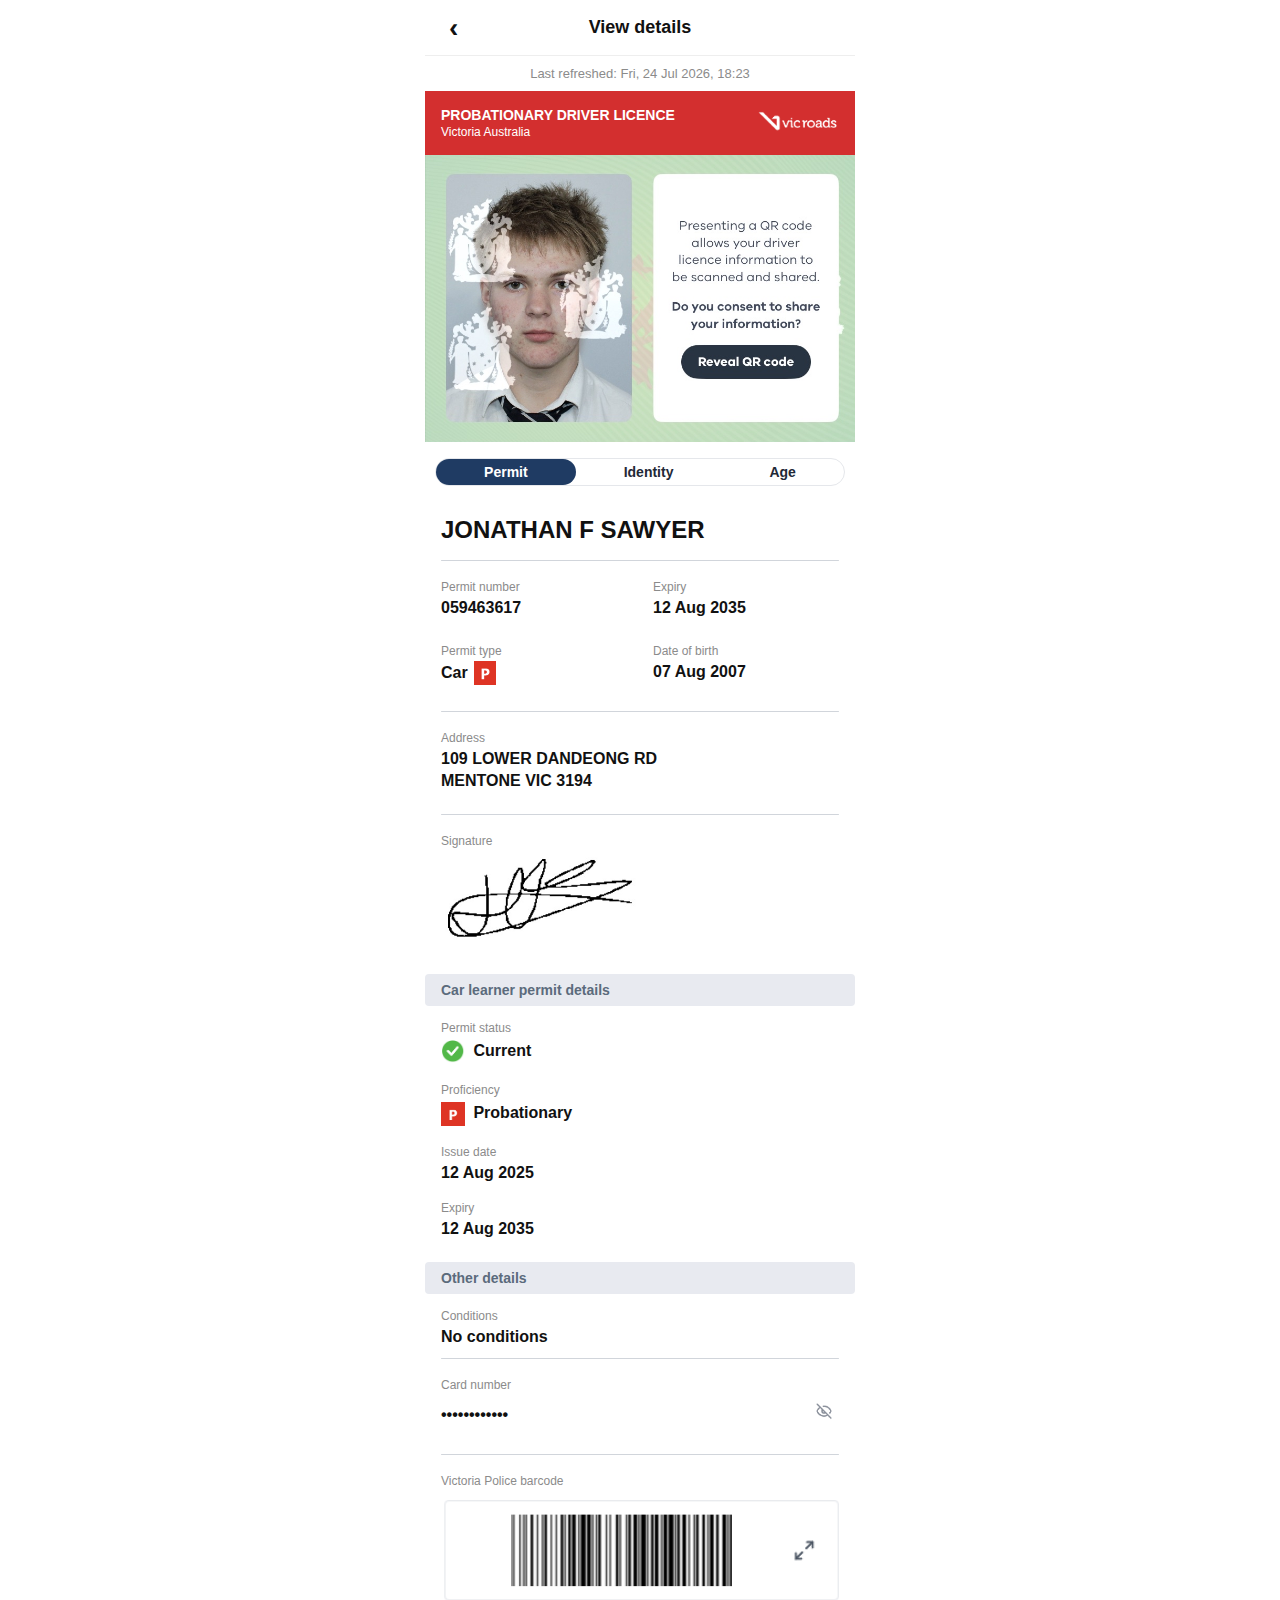
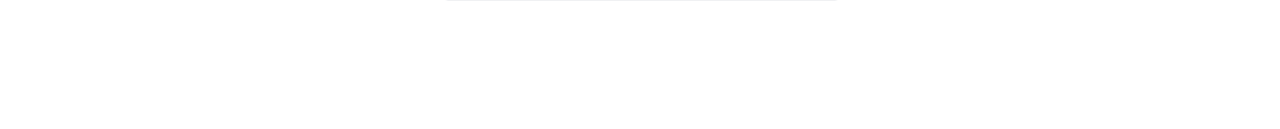
<file: New fakey/index.html>
<!DOCTYPE html>
<html lang="en">
<head>
  <meta charset="UTF-8" />
  <title>View details</title>

  <!-- iOS-safe viewport -->
  <meta name="viewport" content="width=device-width, initial-scale=1, viewport-fit=cover">

  <link rel="stylesheet" href="styles.css" />
</head>
<body>

<div class="app">

  <!-- HEADER -->
  <header class="top-header">
    <a href="home.html" class="back">‹</a>
    <div class="title">View details</div>
  </header>

 <div class="refresh" id="lastRefreshed"></div>




  <!-- RED LICENCE BAR -->
  <div class="licence-bar">
  <div>
    <div class="licence-title">PROBATIONARY DRIVER LICENCE</div>
    <div class="licence-sub">Victoria Australia</div>
  </div>
  <!-- Replace text with image -->
  <div class="logo">
    <img src="b7be7c363_image (1),.png" alt="Vicroads Logo" />
  </div>
</div>

  <!-- IMAGE SECTION (REPLACES GREEN BACKGROUND) -->
  <div class="image-section qr-wrap">
  <img src="IMG_1166.png" alt="Licence QR Section">

  <!-- clickable area on top of the screenshot button -->
  <button class="qr-hotspot" onclick="window.location.href='qr.html?from=permit'">
    Reveal QR code
  </button>
</div>


 <div class="segmented">
  <button class="active">Permit</button>

  <a href="identity.html" class="segmented-link">
    <button>Identity</button>
  </a>

  <a href="age.html" class="segmented-link">
  <button>Age</button>
  </a>
</div>

  <!-- DETAILS -->
  <div class="details">

  <h2>JONATHAN F SAWYER</h2>

  <div class="divider"></div>


  <!-- BASIC DETAILS -->
  <div class="row">
    <div>
      <span>Permit number</span>
      <strong>059463617</strong>
    </div>
    <div>
      <span>Expiry</span>
      <strong>12 Aug 2035</strong>
    </div>
  </div>

    <div class="row">
    <div>
      <span>Permit type</span>
    <p class="car-permit">
  Car 
  <span class="permit-badge">
    <img src="pppp.png" alt="Permit Icon" class="permit-icon" />
  </span>
</p>



    </div>
    <div>
      <span>Date of birth</span>
      <strong>07 Aug 2007</strong>
    </div>
  </div>

  <div class="divider"></div>

  <div class="single">
    <span>Address</span>
    <strong>109 LOWER DANDEONG RD</strong>
    <strong>MENTONE VIC 3194</strong>
  </div>

<div class="divider"></div>


  <div class="single">
  <span>Signature</span>
  <img src="signature.png" alt="Driver Signature" class="signature-image" />
</div>


  <!-- SECTION -->
  <div class="section-banner">
  <h3>Car learner permit details</h3>
</div>


<div class="grid-2">
  <div class="cell">
  <span>Permit status</span>
  <strong>
    <img src="Tick.png" alt="Tick" class="status-tick" />
    Current
  </strong>
</div>


  <div class="cell">
  <span>Proficiency</span>
  <strong>
    <img src="ppp.png" alt="Permit Icon" class="proficiency-logo" />
    Probationary
  </strong>
</div>

  <div class="cell">
    <span>Issue date</span>
    <strong>12 Aug 2025</strong>
  </div>

  <div class="cell">
    <span>Expiry</span>
    <strong>12 Aug 2035</strong>
  </div>
</div>

  <!-- SECTION -->
   <div class="section-banner">
    <h3>Other details</h3>
   </div>

<div class="cell">
    <span>Conditions</span>
    <strong>No conditions</strong>
  </div>   
  
  <div class="divider"></div>

  <div class="single card-number-row">
  <span>Card number</span>

  <div class="card-number-wrapper">
    <strong id="cardNumber" data-real="P4999649">
      ••••••••••••
    </strong>

    <button class="eye-btn" id="toggleEye" type="button">
      <img
        src="close.png"
        class="eye-icon"
        id="eyeIcon"
        alt="Hide card number"
      >
    </button>
  </div>
</div>


  <div class="divider"></div>

  <div class="single">
    <span>Victoria Police barcode</span>
    <img src="barcode.png" class="barcode-logo"/>
  </div>

</div>

<script src="script.js"></script>

</body>
</html>
</file>
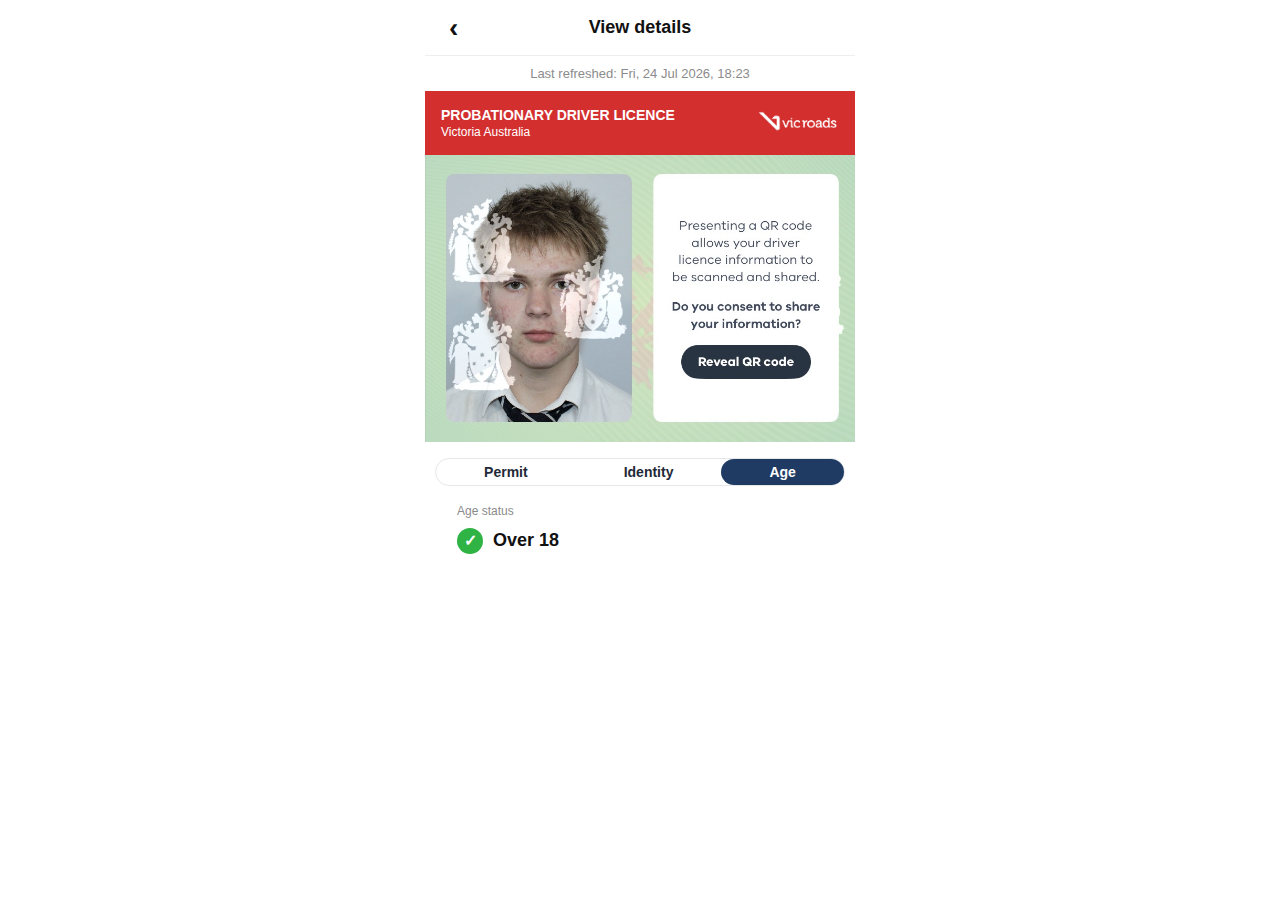
<file: New fakey/age.html>
<!DOCTYPE html>
<html lang="en">
<head>
  <meta charset="UTF-8" />
  <title>View details</title>
  <meta name="viewport" content="width=device-width, initial-scale=1, viewport-fit=cover" />

  <link rel="stylesheet" href="styles.css" />
</head>

<link rel="stylesheet" href="styles.css" />

<style>
/* make the tab links not look like links */
.segmented-link { text-decoration: none; }

/* Age section */
.age-label {
  font-size: 12px;
  color: #8b8b8b;
  padding: 18px 16px 10px;
}

.age-row {
  display: flex;
  align-items: center;
  gap: 10px;
  padding: 0 16px 18px;
}

.age-check {
  width: 26px;
  height: 26px;
  border-radius: 999px;
  background: #2fb344;
  color: #fff;
  display: flex;
  align-items: center;
  justify-content: center;
  font-weight: 900;
  font-size: 16px;
}

.age-value {
  font-size: 18px;
  font-weight: 700;
  color: #111;
}
</style>

<body>
  <div class="app">

    <!-- HEADER -->
    <header class="top-header">
      <a href="home.html" class="back">‹</a>
      <div class="title">View details</div>
    </header>

    <!-- REFRESH -->
    <div class="refresh" id="lastRefreshed">Last refreshed: —</div>

    <!-- ✅ USE YOUR BANNER + PHOTO EXACTLY -->
    <!-- RED LICENCE BAR -->
    <div class="licence-bar">
      <div>
        <div class="licence-title">PROBATIONARY DRIVER LICENCE</div>
        <div class="licence-sub">Victoria Australia</div>
      </div>
      <!-- Replace text with image -->
      <div class="logo">
        <img src="b7be7c363_image (1),.png" alt="Vicroads Logo" />
      </div>
    </div>

    <!-- IMAGE SECTION (REPLACES GREEN BACKGROUND) -->
   <div class="image-section qr-wrap">
  <img src="IMG_1166.png" alt="Licence QR Section">

  <!-- clickable area on top of the screenshot button -->
  <button class="qr-hotspot" type="button"
  onclick="window.location.href='qr.html?from=age'"></button>
</div>

    
    <!-- TABS (Age active) -->
    <div class="segmented">
      <a href="index.html" class="segmented-link">
        <button type="button">Permit</button>
      </a>

      <a href="identity.html" class="segmented-link">
        <button type="button">Identity</button>
      </a>

      <a href="age.html" class="segmented-link">
        <button type="button" class="active">Age</button>
      </a>
    </div>

    <!-- AGE CONTENT -->
    <div class="details">
      <div class="age-label">Age status</div>

      <div class="age-row">
        <div class="age-check">✓</div>
        <div class="age-value">Over 18</div>
      </div>
    </div>

  </div>

  <!-- JS: auto-update refresh -->
  <script>
    const refreshEl = document.getElementById("lastRefreshed");
    if (refreshEl) {
      const days = ["Sun","Mon","Tue","Wed","Thu","Fri","Sat"];
      const months = ["Jan","Feb","Mar","Apr","May","Jun","Jul","Aug","Sep","Oct","Nov","Dec"];
      const now = new Date();

      refreshEl.textContent =
        `Last refreshed: ${days[now.getDay()]}, ${now.getDate()} ${months[now.getMonth()]} ${now.getFullYear()}, ` +
        `${String(now.getHours()).padStart(2,"0")}:${String(now.getMinutes()).padStart(2,"0")}`;
    }
  </script>
</body>
</html>
</file>
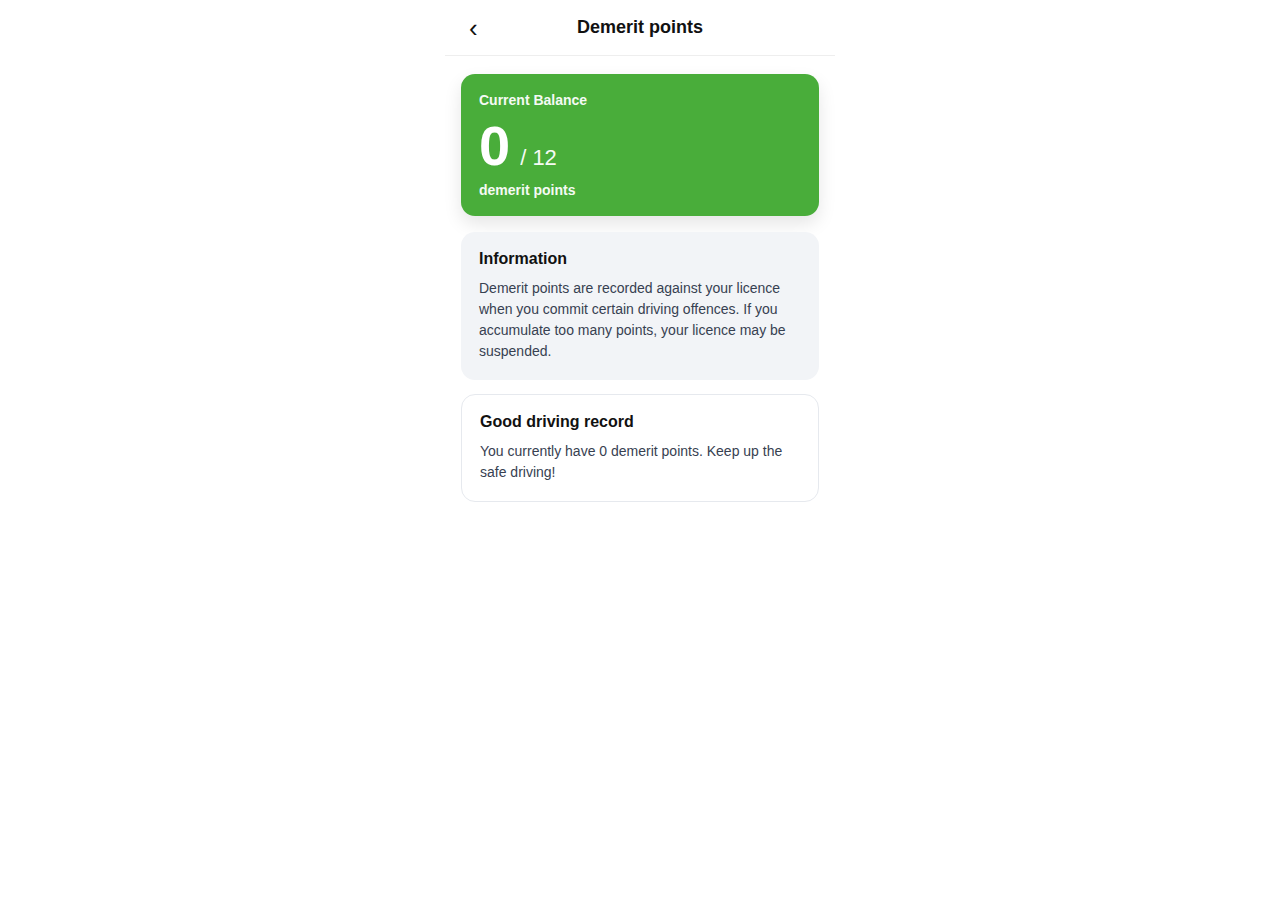
<file: New fakey/demerit.html>
<!DOCTYPE html>
<html lang="en">
<head>
  <meta charset="UTF-8" />
  <meta name="viewport" content="width=device-width, initial-scale=1, viewport-fit=cover" />
  <title>Demerit points</title>

  <style>
    * { box-sizing: border-box; margin: 0; padding: 0; font-family: -apple-system, BlinkMacSystemFont, "Segoe UI", Roboto, Helvetica, Arial, sans-serif; }
    body { background: #ffffff; color: #111; }

    /* phone frame */
    .app {
      width: 390px;
      height: 100vh;
      margin: 0 auto;
      background: #fff;
      position: relative;
      overflow: hidden;
    }

    /* top header */
    .top-header{
      height: 56px;
      display: flex;
      align-items: center;
      justify-content: center;
      position: relative;
      border-bottom: 1px solid #eee;
      padding: 0 16px;
    }
    .top-header .title{
      font-weight: 600;
      font-size: 18px;
    }
    .top-header .back{
      position: absolute;
      left: 16px;
      text-decoration: none;
      color: #111;
      font-size: 26px;
      line-height: 1;
      padding: 6px 8px;
      border-radius: 10px;
    }
    .top-header .back:active{ background: rgba(0,0,0,0.06); }

    /* page content */
    .content{
      padding: 18px 16px 24px;
    }

    /* green balance card */
    .balance-card{
      background: #49ad3a; /* close to screenshot */
      border-radius: 14px;
      padding: 18px;
      color: #fff;
      box-shadow: 0 8px 18px rgba(0,0,0,0.10);
      margin-bottom: 16px;
    }
    .balance-title{
      font-size: 14px;
      font-weight: 600;
      opacity: 0.95;
      margin-bottom: 10px;
    }
    .balance-row{
      display: flex;
      align-items: baseline;
      gap: 10px;
      margin-bottom: 8px;
    }
    .balance-big{
      font-size: 56px;
      font-weight: 700;
      line-height: 1;
    }
    .balance-outof{
      font-size: 22px;
      font-weight: 500;
      opacity: 0.95;
    }
    .balance-sub{
      font-size: 14px;
      font-weight: 600;
      opacity: 0.95;
    }

    /* info cards */
    .card{
      background: #f2f4f7;
      border-radius: 14px;
      padding: 18px;
      margin-bottom: 14px;
    }
    .card.white{
      background: #fff;
      border: 1px solid #e6e9ee;
    }
    .card-title{
      font-size: 16px;
      font-weight: 700;
      margin-bottom: 10px;
    }
    .card-text{
      font-size: 14px;
      line-height: 1.5;
      color: #374151;
    }
  </style>
</head>

<body>
  <div class="app">

    <header class="top-header">
      <a class="back" href="home.html">‹</a>
      <div class="title">Demerit points</div>
    </header>

    <div class="content">

      <div class="balance-card">
        <div class="balance-title">Current Balance</div>

        <div class="balance-row">
          <div class="balance-big">0</div>
          <div class="balance-outof">/ 12</div>
        </div>

        <div class="balance-sub">demerit points</div>
      </div>

      <div class="card">
        <div class="card-title">Information</div>
        <div class="card-text">
          Demerit points are recorded against your licence when you commit certain driving offences.
          If you accumulate too many points, your licence may be suspended.
        </div>
      </div>

      <div class="card white">
        <div class="card-title">Good driving record</div>
        <div class="card-text">
          You currently have 0 demerit points. Keep up the safe driving!
        </div>
      </div>

    </div>
  </div>
</body>
</html>
</file>
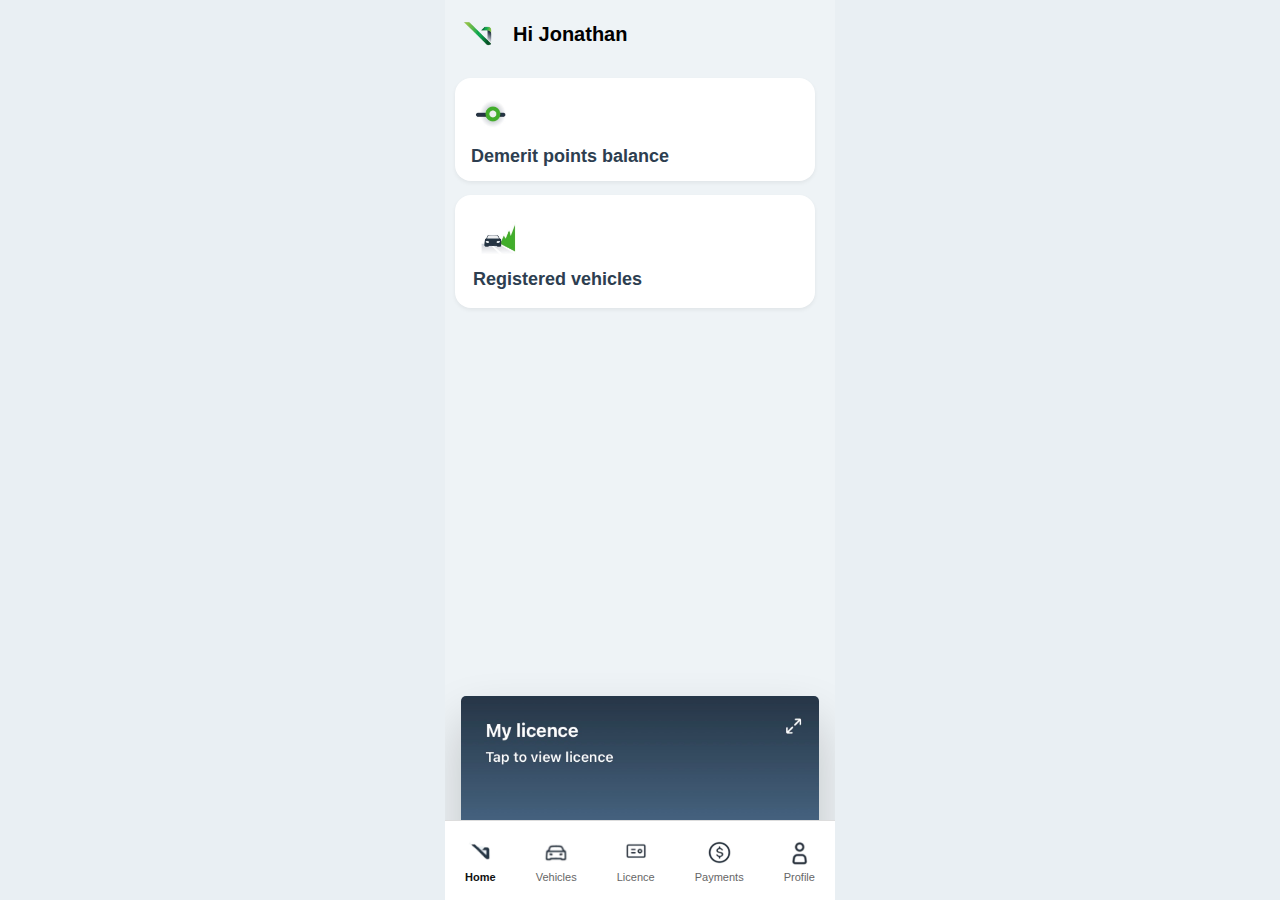
<file: New fakey/home.html>
<!DOCTYPE html>
<html lang="en">
<head>
<meta charset="UTF-8">
<meta name="viewport" content="width=device-width, initial-scale=1.0">
<title>Licence App</title>

<style>
* * {
  box-sizing: border-box;
  font-family: -apple-system, BlinkMacSystemFont, "Segoe UI", Roboto, Helvetica, Arial, sans-serif;
}

body {
  margin: 0;
  background: #e9eff3;
  display: flex;
  justify-content: center;
}

/* PHONE CONTAINER */
.app {
  width: 390px;
  height: 100vh;
  background: #eef3f6;
  position: relative; /* important for absolute positioning */
  overflow: hidden;
  margin: 0 auto;
}

/* CONTENT */
.content {
  padding: 20px 16px 120px;
}

/* HEADER */
.header {
  display: flex;
  align-items: center;
  gap: 10px;
  padding-top: 10px;
  padding-bottom: 20px;
}

.check {
  width: 22px;
  height: 22px;
  border-radius: 6px;
  border: 2px solid #1abc9c;
  color: #1abc9c;
  display: flex;
  align-items: center;
  justify-content: center;
  font-weight: bold;
}

.header h2 {
  margin: 0;
  font-size: 20px;
}

/* BUTTON CARDS */
.card {
  background: white;
  border-radius: 16px;
  padding: 18px;
  display: flex;
  align-items: center;
  gap: 14px;
  margin-bottom: 14px;
  box-shadow: 0 2px 4px rgba(0,0,0,0.06);
}

.icon {
  width: 36px;
  height: 36px;
  border-radius: 50%;
  background: #eaf7f1;
  display: flex;
  align-items: center;
  justify-content: center;
  font-size: 18px;
}

/* LICENCE BUTTON */
.licence-link {
  position: absolute;
  bottom: -5px;         /* distance above nav; change this for spacing */
  left: 0;
  right: 0;
  display: flex;         /* centers the image */
  justify-content: center;
  text-decoration: none;
  color: inherit;
}

.licence-btn {
  width: calc(100% - 32px); /* full width minus some padding */
  max-width: 390px;
  height: auto;
  border-radius: 5px;
  box-shadow: 0 25px 50px rgba(0,0,0,0.2);
  transition: transform 0.1s ease-in-out;
}

.licence-btn:active {
  transform: scale(0.99);
}

/* BOTTOM NAV */
.nav {
  position: absolute;   /* inside phone */
  bottom: 0;            /* flush at bottom */
  left: 0;
  right: 0;
  height: 80px;
  background: white;
  border-top: 1px solid #ddd;
  display: flex;
  justify-content: space-around;
  align-items: center;
}

.nav a {
  display: flex;
  flex-direction: column;
  align-items: center;
  justify-content: center;
  text-decoration: none;
  color: #666;
  font-size: 11px;
}

.nav a.active {
  color: #111;      /* dark/black text for active page */
  font-weight: 600;
}

.nav-icon {
  width: 28px;
  height: 28px;
  object-fit: contain;
  display: block;
  margin-bottom: 4px;
}

.demerit-card {
  display: flex;
  flex-direction: column;       
  align-items: flex-start;      
  background: white;            
  border-radius: 16px;          
  padding: 12px;                
  box-shadow: 0 2px 4px rgba(0,0,0,0.06); 
  gap: 8px;                     
  width: 100%;                  
  max-width: 360px;             
  margin-bottom: 14px;          
  box-sizing: border-box;

  /* NEW: move the card to the right */
  margin-left: 10px;   /* shifts the whole card 20px right */
}


.demerit-img {
  width: 48px;                 /* same as Tailwind w-12 */
  height: 48px;                /* same as Tailwind h-12 */
  object-fit: contain;         /* keeps proportions */
}

.demerit-text {
  font-size: 1.125rem;         /* ~18px, similar to text-lg */
  font-weight: 600;             /* bold */
  color: #2D3E50;
  margin: 0px;
  margin-left: 4px;
  margin-bottom: 2px;
  text-align: left;
}

.vehicle-card {
  display: flex;
  flex-direction: column;       
  align-items: flex-start;      
  background: white;            
  border-radius: 16px;          
  padding: 18px;                
  box-shadow: 0 2px 4px rgba(0,0,0,0.06); 
  gap: 8px;                     
  width: 100%;                  
  max-width: 360px;             
  margin-bottom: 14px;          
  box-sizing: border-box;

  /* NEW: move the card to the right */
  margin-left: 10px;  
}


.vehicle-img {
  width: 48px;                 /* same as Demerit Points card */
  height: 48px;
  object-fit: contain;
}

.vehicle-text {
  font-size: 1.125rem;         /* ~18px */
  font-weight: 600;
  color: #2D3E50;
  margin: 0;
  text-align: left;
}

.header img.header-img {
  width: 48px;      /* adjust width */
  height: 48px;     /* adjust height */
  object-fit: contain;  /* keeps aspect ratio */
  margin-left: 10px;
}


</style>
</head>

<body>

<div class="app">

 <div class="header">
  <img src="vicroadlogo.png" alt="Profile" class="header-img">
  <h2>Hi Jonathan</h2>
</div>


    <a href="demerit.html" style="text-decoration:none; color:inherit; display:block;">
  <div class="demerit-card">
    <img src="0d9abd62a_IMG_6900.jpg" alt="Demerit Points" class="demerit-img">
    <h3 class="demerit-text">Demerit points balance</h3>
  </div>
</a>

   <a href="vehicles.html" style="text-decoration:none; color:inherit; display:block;">
  <div class="vehicle-card">
    <img src="Vechile.jpg" class="vehicle-img">
    <h3 class="vehicle-text">Registered vehicles</h3>
  </div>
</a>

 <a href="index.html" class="licence-link">
  <img src="License button.jpg" alt="My licence" class="licence-btn">
</a>



  <nav class="nav">
    <a href="home.html" class="active">
      <img src="home logo.png" alt="Licence" class="nav-icon">
      Home
    </a>

    <a href="vehicles-menu.html">
  <img src="car logo.png" class="nav-icon">
  Vehicles
</a>


    <a href="index.html">
      <img src="License logo.png" alt="Licence" class="nav-icon">
      Licence
    </a>
    <a href="payment.html">
      <img src="payment logo.png" alt="Licence" class="nav-icon">
      Payments
    </a>

    <a href="profile.html">
      <img src="profile logo.png" alt="Licence" class="nav-icon">
      Profile
    </a>
  </nav>

</div>

</body>
</html>
</file>
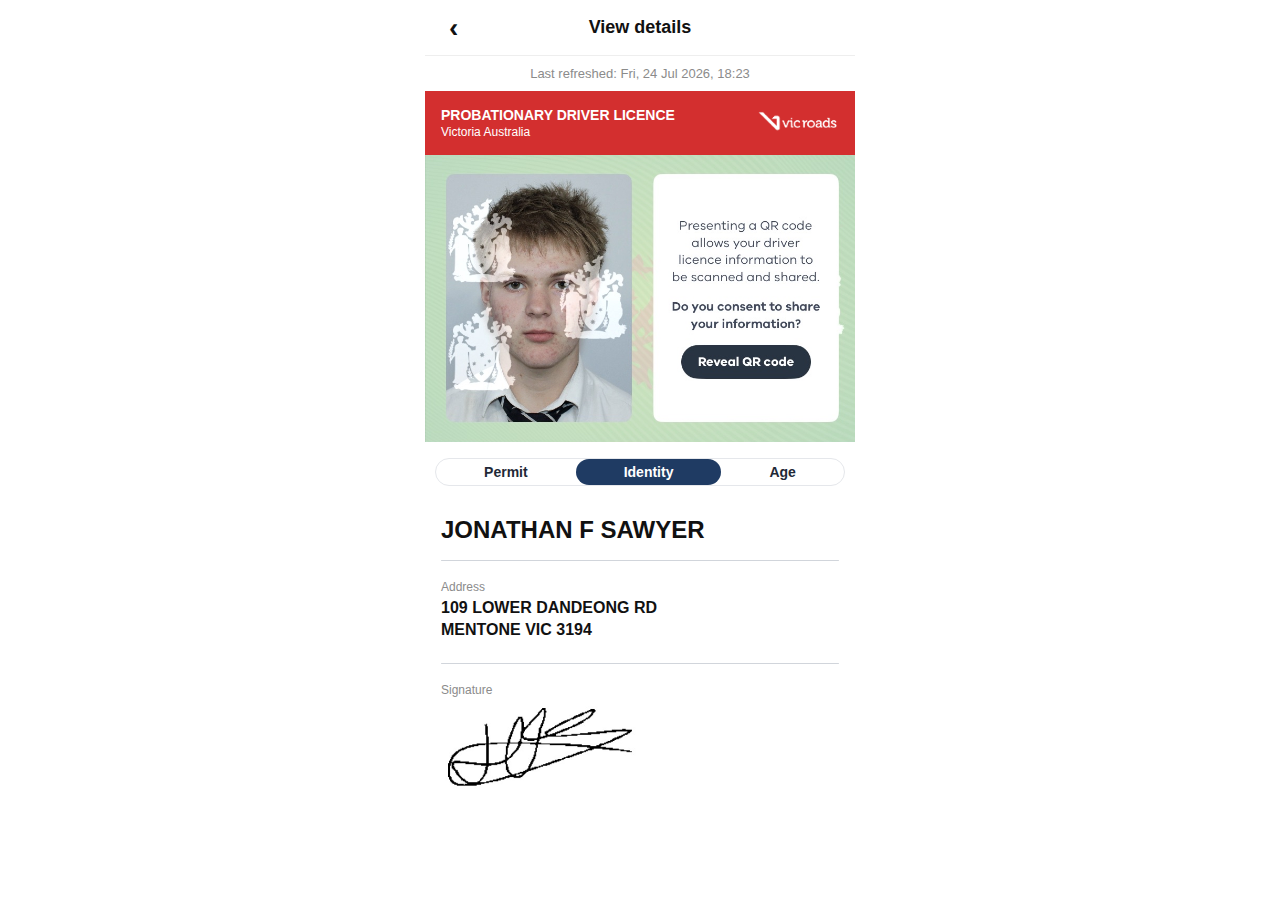
<file: New fakey/Identity.html>
<!DOCTYPE html>
<html lang="en">
<head>
  <meta charset="UTF-8" />
  <title>View details</title>

  <meta name="viewport" content="width=device-width, initial-scale=1, viewport-fit=cover">
  <link rel="stylesheet" href="styles.css" />
</head>

<link rel="stylesheet" href="styles.css" />

<body>
  <div class="app">

    <header class="top-header">
      <a href="home.html" class="back">‹</a>
      <div class="title">View details</div>
    </header>

    <div class="refresh" id="lastRefreshed"></div>

    <div class="licence-bar">
      <div>
        <div class="licence-title">PROBATIONARY DRIVER LICENCE</div>
        <div class="licence-sub">Victoria Australia</div>
      </div>
      <div class="logo">
        <img src="b7be7c363_image (1),.png" alt="Vicroads Logo" />
      </div>
    </div>

   <div class="image-section qr-wrap">
  <img src="IMG_1166.png" alt="Licence QR Section">

  <!-- clickable area on top of the screenshot button -->
  <button class="qr-hotspot" type="button" onclick="window.location.href='qr.html?from=identity'"></button>
</div>


    <div class="segmented">

  <a href="index.html" class="segmented-link">
    <button>Permit</button>
  </a>

  <a href="identity.html" class="segmented-link">
    <button class="active">Identity</button>
  </a>

  <a href="age.html" class="segmented-link">
    <button>Age</button>
  </a>

</div>


    <div class="details">
      <h2>JONATHAN F SAWYER</h2>

      <div class="divider"></div>

      <div class="single">
        <span>Address</span>
        <strong>109 LOWER DANDEONG RD</strong>
        <strong>MENTONE VIC 3194</strong>
      </div>

      <div class="divider"></div>

      <div class="single">
        <span>Signature</span>
        <img src="signature.png" alt="Driver Signature" class="signature-image" />
      </div>
    </div> <!-- ✅ close .details -->

  </div> <!-- ✅ close .app -->

  <script src="script.js"></script>
</body>
</html>
</file>
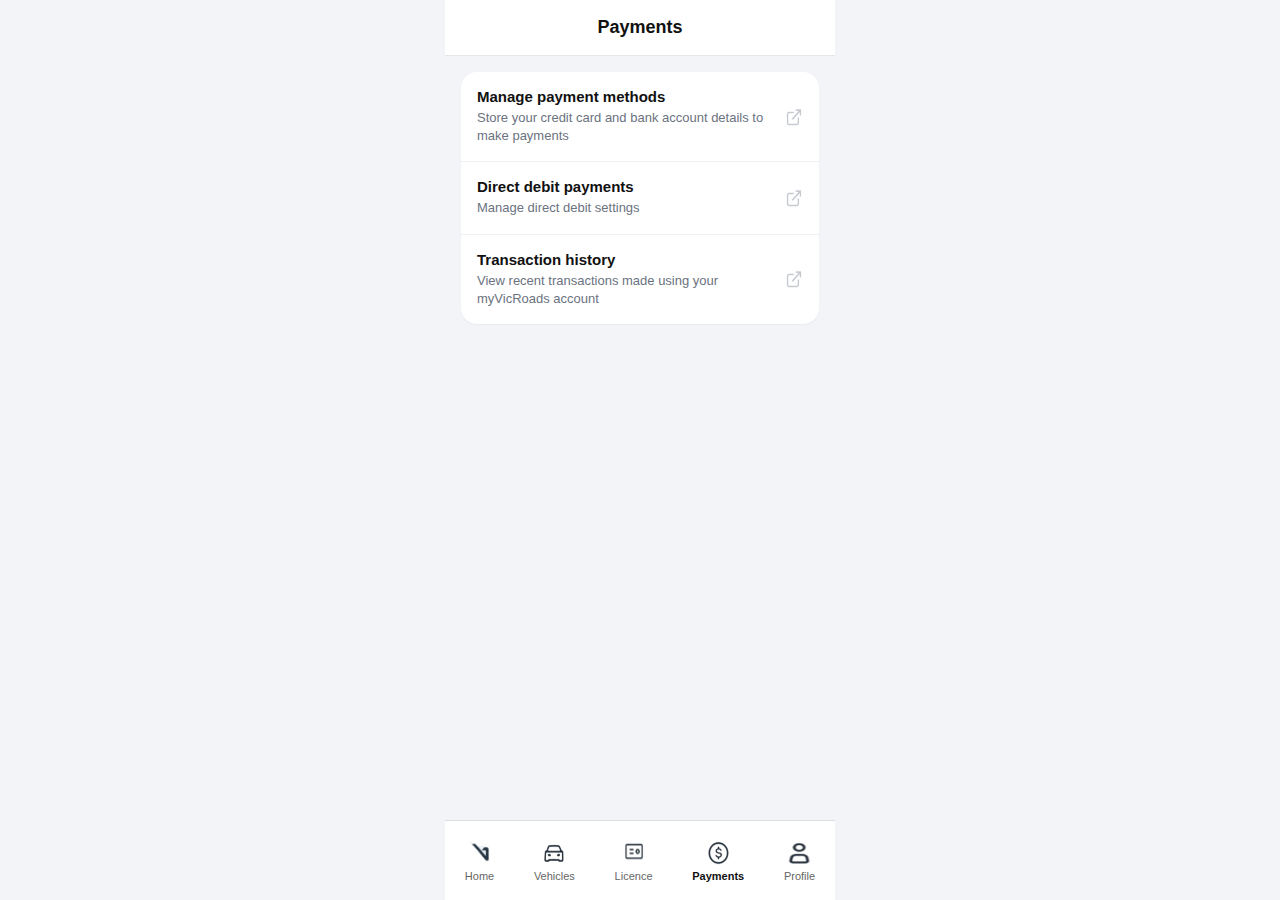
<file: New fakey/payment.html>
<!DOCTYPE html>
<html lang="en">
<head>
  <meta charset="UTF-8" />
  <meta name="viewport" content="width=device-width, initial-scale=1, viewport-fit=cover" />
  <title>Payments</title>

  <style>
    * {
      box-sizing: border-box;
      margin: 0;
      padding: 0;
      font-family: -apple-system, BlinkMacSystemFont, "Segoe UI", Roboto, Helvetica, Arial, sans-serif;
    }

    body {
      background: #f2f4f7;
      color: #111;
    }

    .app {
      width: 390px;
      height: 100vh;
      margin: 0 auto;
      background: #f2f4f7;
      position: relative;
      overflow: hidden;
    }

    /* HEADER */
    .top-header {
      height: 56px;
      display: flex;
      align-items: center;
      justify-content: center;
      background: #fff;
      border-bottom: 1px solid #e5e7eb;
    }

    .top-header .title {
      font-size: 18px;
      font-weight: 600;
    }

    /* CONTENT */
    .content {
      padding: 16px;
    }

    .card {
      background: #fff;
      border-radius: 16px;
      overflow: hidden;
      box-shadow: 0 1px 2px rgba(0,0,0,0.04);
    }

    .item {
      display: flex;
      justify-content: space-between;
      align-items: center;
      padding: 16px;
      text-decoration: none;
      color: inherit;
    }

    .item + .item {
      border-top: 1px solid #eef0f3;
    }

    .item-text h3 {
      font-size: 15px;
      font-weight: 600;
      margin-bottom: 4px;
    }

    .item-text p {
      font-size: 13px;
      color: #6b7280;
      line-height: 1.4;
    }

    .external {
      width: 18px;
      height: 18px;
      opacity: 0.6;
      flex-shrink: 0;
    }

    .item:active {
      background: #f9fafb;
    }

    /* BOTTOM NAV */
    .nav {
      position: absolute;
      bottom: 0;
      width: 100%;
      height: 80px;
      background: #fff;
      border-top: 1px solid #ddd;
      display: flex;
      justify-content: space-around;
      align-items: center;
    }

    .nav a {
      text-decoration: none;
      color: #666;
      font-size: 11px;
      text-align: center;
    }

    .nav a.active {
      color: #111;
      font-weight: 600;
    }

    .nav-icon {
      width: 26px;
      height: 26px;
      display: block;
      margin: 0 auto 4px;
    }
  </style>
</head>

<body>
  <div class="app">

    <header class="top-header">
      <div class="title">Payments</div>
    </header>

    <div class="content">
      <div class="card">

        <a href="#" class="item">
          <div class="item-text">
            <h3>Manage payment methods</h3>
            <p>Store your credit card and bank account details to make payments</p>
          </div>
          <img src="tic.png" class="external">
        </a>

        <a href="#" class="item">
          <div class="item-text">
            <h3>Direct debit payments</h3>
            <p>Manage direct debit settings</p>
          </div>
          <img src="tic.png" class="external">
        </a>

        <a href="#" class="item">
          <div class="item-text">
            <h3>Transaction history</h3>
            <p>View recent transactions made using your myVicRoads account</p>
          </div>
          <img src="tic.png" class="external">
        </a>

      </div>
    </div>

    <!-- bottom nav -->
    <nav class="nav">
      <a href="home.html">
        <img src="home logo.png" class="nav-icon">
        Home
      </a>

      <a href="vehicles-menu.html">
        <img src="car logo.png" class="nav-icon">
        Vehicles
      </a>

      <a href="index.html">
        <img src="License logo.png" class="nav-icon">
        Licence
      </a>

      <a href="payments.html" class="active">
        <img src="payment logo.png" class="nav-icon">
        Payments
      </a>

      <a href="profile.html">
        <img src="profile logo.png" class="nav-icon">
        Profile
      </a>
    </nav>

  </div>
</body>
</html>
</file>
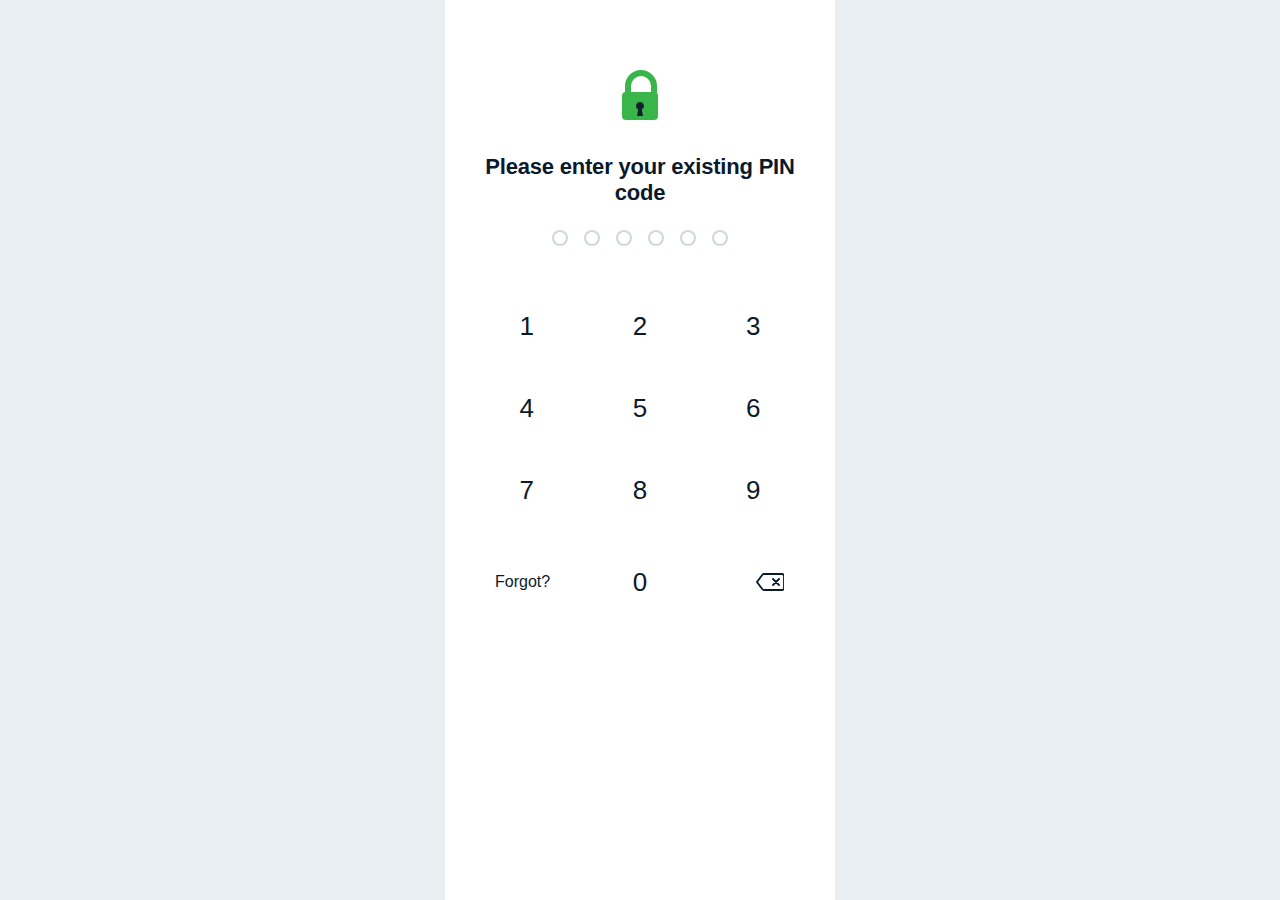
<file: New fakey/Pin.html>
<!DOCTYPE html>
<html lang="en">
<head>
  <meta charset="UTF-8" />
  <meta name="viewport" content="width=device-width, initial-scale=1, viewport-fit=cover" />
  <title>Enter PIN</title>
  <style>
    * { box-sizing: border-box; margin: 0; padding: 0; font-family: -apple-system, BlinkMacSystemFont, "Segoe UI", Roboto, Helvetica, Arial, sans-serif; }
    body { background: #fff; color: #0b1a2a; }

    /* Phone frame (optional) */
    .app {
      width: 390px;
      height: 100vh;
      margin: 0 auto;
      background: #fff;
      position: relative;
      overflow: hidden;
      padding: 28px 18px 22px;
    }

    .top {
      display: flex;
      flex-direction: column;
      align-items: center;
      margin-top: 18px;
    }

    .lock {
      width: 64px;
      height: 64px;
      margin: 18px 0 18px;
    }

    h1 {
      font-size: 22px;
      font-weight: 800;
      text-align: center;
      margin: 8px 0 18px;
      letter-spacing: -0.2px;
    }

    .dots {
      display: flex;
      gap: 16px;
      justify-content: center;
      margin: 6px 0 22px;
    }

    .dot {
      width: 16px;
      height: 16px;
      border-radius: 999px;
      border: 2px solid #cfd6df;
      background: transparent;
    }

    .dot.filled {
      background: #0b1a2a;
      border-color: #0b1a2a;
    }

    .keypad {
      margin-top: 24px;
      display: grid;
      grid-template-columns: repeat(3, 1fr);
      gap: 26px 10px;
      width: 100%;
      padding: 6px 12px 0;
      justify-items: center;
      align-items: center;
    }

    .key {
      width: 86px;
      height: 56px;
      border: none;
      background: transparent;
      font-size: 26px;
      font-weight: 500;
      color: #0b1a2a;
      border-radius: 14px;
      cursor: pointer;
      -webkit-tap-highlight-color: transparent;
    }

    .key:active {
      background: rgba(11, 26, 42, 0.06);
    }

    .bottom-row {
      width: 100%;
      display: grid;
      grid-template-columns: 1fr 1fr 1fr;
      align-items: center;
      justify-items: center;
      margin-top: 10px;
      padding: 0 12px;
    }

    .forgot {
      justify-self: start;
      background: transparent;
      border: none;
      color: #0b1a2a;
      font-size: 16px;
      font-weight: 500;
      cursor: pointer;
      padding: 10px 8px;
      border-radius: 10px;
    }

    .forgot:active { background: rgba(11, 26, 42, 0.06); }

    .backspace {
      justify-self: end;
      width: 46px;
      height: 40px;
      display: inline-flex;
      align-items: center;
      justify-content: center;
      border: none;
      background: transparent;
      border-radius: 12px;
      cursor: pointer;
    }
    .backspace:active { background: rgba(11, 26, 42, 0.06); }

    .hint {
      position: absolute;
      left: 0;
      right: 0;
      bottom: 10px;
      text-align: center;
      font-size: 12px;
      color: #7a8796;
    }

    /* If you want it centered on desktop with grey bg */
    .page {
      min-height: 100vh;
      display: flex;
      justify-content: center;
      background: #e9eff3;
    }
  </style>
</head>
<body>
  <div class="page">
    <div class="app">
        <div class="center-area"></div>
      <div class="top">
        <!-- Simple lock SVG (green lock + dark keyhole) -->
        <svg class="lock" viewBox="0 0 64 64" aria-hidden="true">
          <path d="M20 28v-6c0-7.2 5.8-13 13-13s13 5.8 13 13v6"
                fill="none" stroke="#39b54a" stroke-width="6" stroke-linecap="round"/>
          <rect x="14" y="28" width="36" height="28" rx="4" fill="#39b54a"/>
          <path d="M32 38c-2.2 0-4 1.8-4 4 0 1.5.9 2.9 2.2 3.5L29 52h6l-1.2-6.5A4 4 0 0 0 36 42c0-2.2-1.8-4-4-4z"
                fill="#0b1a2a" opacity="0.95"/>
        </svg>

        <h1>Please enter your existing PIN code</h1>

        <div class="dots" id="dots" aria-label="PIN dots">
          <div class="dot"></div>
          <div class="dot"></div>
          <div class="dot"></div>
          <div class="dot"></div>
          <div class="dot"></div>
          <div class="dot"></div>
        </div>
      </div>

      <div class="keypad" aria-label="Keypad">
        <button class="key" data-num="1">1</button>
        <button class="key" data-num="2">2</button>
        <button class="key" data-num="3">3</button>
        <button class="key" data-num="4">4</button>
        <button class="key" data-num="5">5</button>
        <button class="key" data-num="6">6</button>
        <button class="key" data-num="7">7</button>
        <button class="key" data-num="8">8</button>
        <button class="key" data-num="9">9</button>

        <!-- Bottom row: Forgot? | 0 | Backspace -->
        <div class="bottom-row" style="grid-column: 1 / -1;">
          <button class="forgot" type="button">Forgot?</button>

          <button class="key" data-num="0" style="width: 86px;">0</button>

          <button class="backspace" type="button" aria-label="Backspace" id="backspace">
            <!-- backspace icon -->
            <svg width="28" height="20" viewBox="0 0 28 20" aria-hidden="true">
              <path d="M8 2h18a2 2 0 0 1 2 2v12a2 2 0 0 1-2 2H8a2 2 0 0 1-1.6-.8L1 10l5.4-7.2A2 2 0 0 1 8 2z"
                    fill="none" stroke="#0b1a2a" stroke-width="1.8" />
              <path d="M17 7l6 6M23 7l-6 6" stroke="#0b1a2a" stroke-width="1.8" stroke-linecap="round"/>
            </svg>
          </button>
        </div>
      </div>

      <div class="hint" id="hint"></div>
    </div>
  </div>

  <script>
    const dots = Array.from(document.querySelectorAll("#dots .dot"));
    const keys = Array.from(document.querySelectorAll(".key[data-num]"));
    const backspace = document.getElementById("backspace");
    const hint = document.getElementById("hint");

    let pin = "";

    function renderDots() {
      dots.forEach((d, i) => d.classList.toggle("filled", i < pin.length));
    }

    function setHint(msg) {
      hint.textContent = msg || "";
      if (msg) setTimeout(() => (hint.textContent = ""), 1200);
    }

    keys.forEach(btn => {
      btn.addEventListener("click", () => {
        if (pin.length >= 6) return;
        pin += btn.dataset.num;
        renderDots();

        if (pin.length === 6) {
  setTimeout(() => {
    window.location.href = "home.html";
  }, 150);
}
      });
    });

    backspace.addEventListener("click", () => {
      if (!pin.length) return;
      pin = pin.slice(0, -1);
      renderDots();
    });

    renderDots();
  </script>
</body>
</html>
</file>
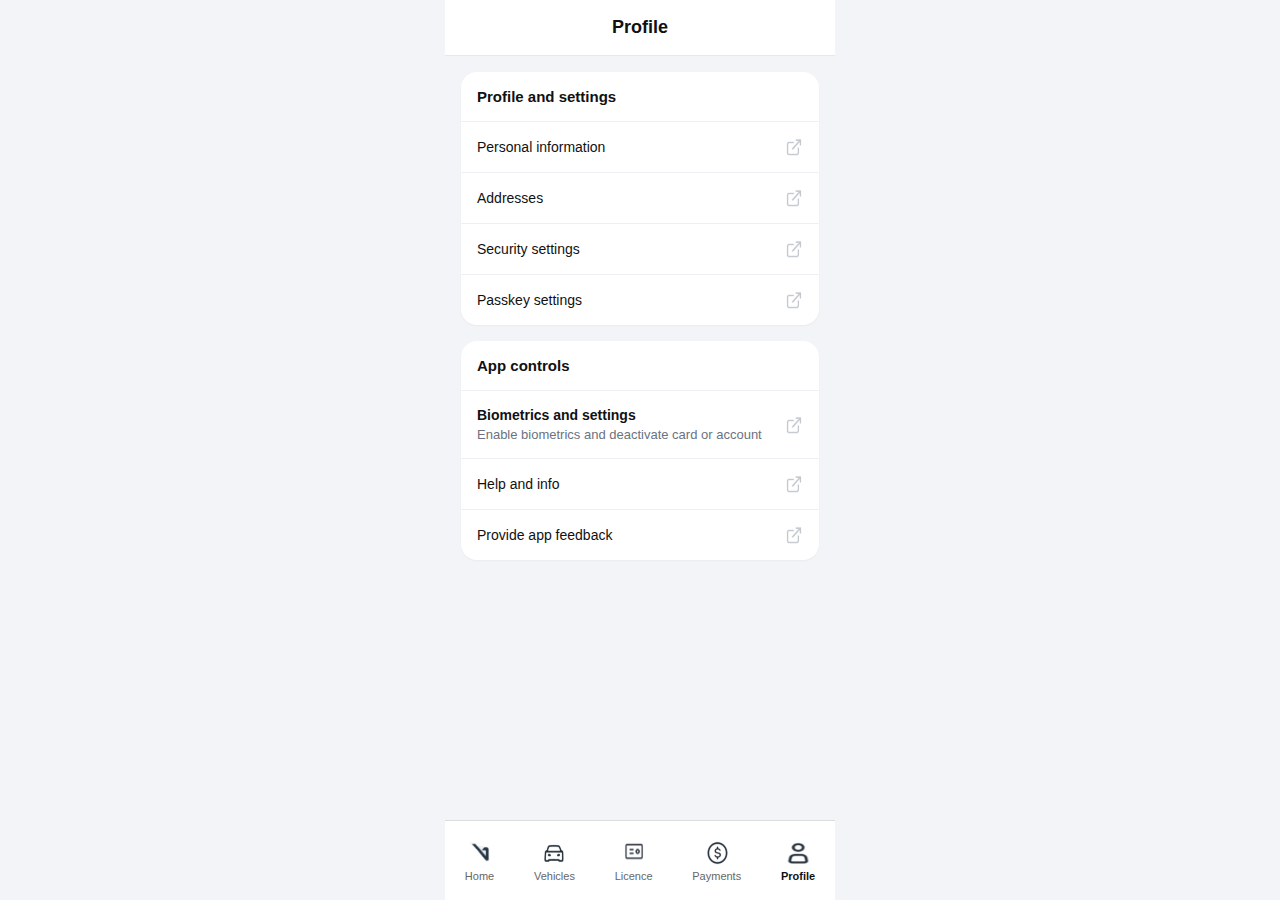
<file: New fakey/Profile.html>
<!DOCTYPE html>
<html lang="en">
<head>
  <meta charset="UTF-8" />
  <meta name="viewport" content="width=device-width, initial-scale=1, viewport-fit=cover" />
  <title>Profile</title>

  <link rel="stylesheet" href="styles.css" />
  
  <style>
    * {
      box-sizing: border-box;
      margin: 0;
      padding: 0;
      font-family: -apple-system, BlinkMacSystemFont, "Segoe UI", Roboto, Helvetica, Arial, sans-serif;
    }

    body {
      background: #f2f4f7;
      color: #111;
    }

    .app {
      width: 390px;
      height: 100vh;
      margin: 0 auto;
      background: #f2f4f7;
      position: relative;
      overflow: hidden;
    }

    /* HEADER */
    .top-header {
      height: 56px;
      display: flex;
      align-items: center;
      justify-content: center;
      background: #fff;
      border-bottom: 1px solid #e5e7eb;
    }

    .top-header .title {
      font-size: 18px;
      font-weight: 600;
    }

    /* CONTENT */
    .content {
      padding: 16px;
      padding-bottom: 100px;
    }

    .section {
      background: #fff;
      border-radius: 16px;
      overflow: hidden;
      margin-bottom: 16px;
      box-shadow: 0 1px 2px rgba(0,0,0,0.04);
    }

    .section-header {
      padding: 16px;
      font-size: 15px;
      font-weight: 700;
      border-bottom: 1px solid #eef0f3;
    }

    .item {
      display: flex;
      justify-content: space-between;
      align-items: center;
      padding: 16px;
      text-decoration: none;
      color: inherit;
      font-size: 14px;
    }

    .item + .item {
      border-top: 1px solid #eef0f3;
    }

    .item p {
      font-size: 13px;
      color: #6b7280;
      margin-top: 4px;
    }

    .chevron {
      width: 18px;
      height: 18px;
      opacity: 0.6;
      flex-shrink: 0;
    }

    .item:active {
      background: #f9fafb;
    }

    /* BOTTOM NAV */
    .nav {
      position: absolute;
      bottom: 0;
      width: 100%;
      height: 80px;
      background: #fff;
      border-top: 1px solid #ddd;
      display: flex;
      justify-content: space-around;
      align-items: center;
    }

    .nav a {
      text-decoration: none;
      color: #666;
      font-size: 11px;
      text-align: center;
    }

    .nav a.active {
      color: #111;
      font-weight: 600;
    }

    .nav-icon {
      width: 26px;
      height: 26px;
      display: block;
      margin: 0 auto 4px;
    }
  </style>
</head>

<body>
  <div class="app">

    <header class="top-header">
      <div class="title">Profile</div>
    </header>

    <div class="content">

      <div class="section">
        <div class="section-header">Profile and settings</div>

        <a href="#" class="item">
          <span>Personal information</span>
          <img src="tic.png" class="chevron">
        </a>

        <a href="#" class="item">
          <span>Addresses</span>
          <img src="tic.png" class="chevron">
        </a>

        <a href="#" class="item">
          <span>Security settings</span>
          <img src="tic.png" class="chevron">
        </a>

        <a href="#" class="item">
          <span>Passkey settings</span>
          <img src="tic.png" class="chevron">
        </a>
      </div>

      <div class="section">
        <div class="section-header">App controls</div>

        <a href="#" class="item">
          <div>
            <strong>Biometrics and settings</strong>
            <p>Enable biometrics and deactivate card or account</p>
          </div>
          <img src="tic.png" class="chevron">
        </a>

        <a href="#" class="item">
          <span>Help and info</span>
          <img src="tic.png" class="chevron">
        </a>

        <a href="#" class="item">
          <span>Provide app feedback</span>
          <img src="tic.png" class="chevron">
        </a>
      </div>

    </div>

    <!-- bottom nav -->
    <nav class="nav">
      <a href="home.html">
        <img src="home logo.png" class="nav-icon">
        Home
      </a>

      <a href="vehicles-menu.html">
        <img src="car logo.png" class="nav-icon">
        Vehicles
      </a>

      <a href="index.html">
        <img src="License logo.png" class="nav-icon">
        Licence
      </a>

      <a href="payment.html">
        <img src="payment logo.png" class="nav-icon">
        Payments
      </a>

      <a href="profile.html" class="active">
        <img src="profile logo.png" class="nav-icon">
        Profile
      </a>
    </nav>

  </div>
</body>
</html>
</file>
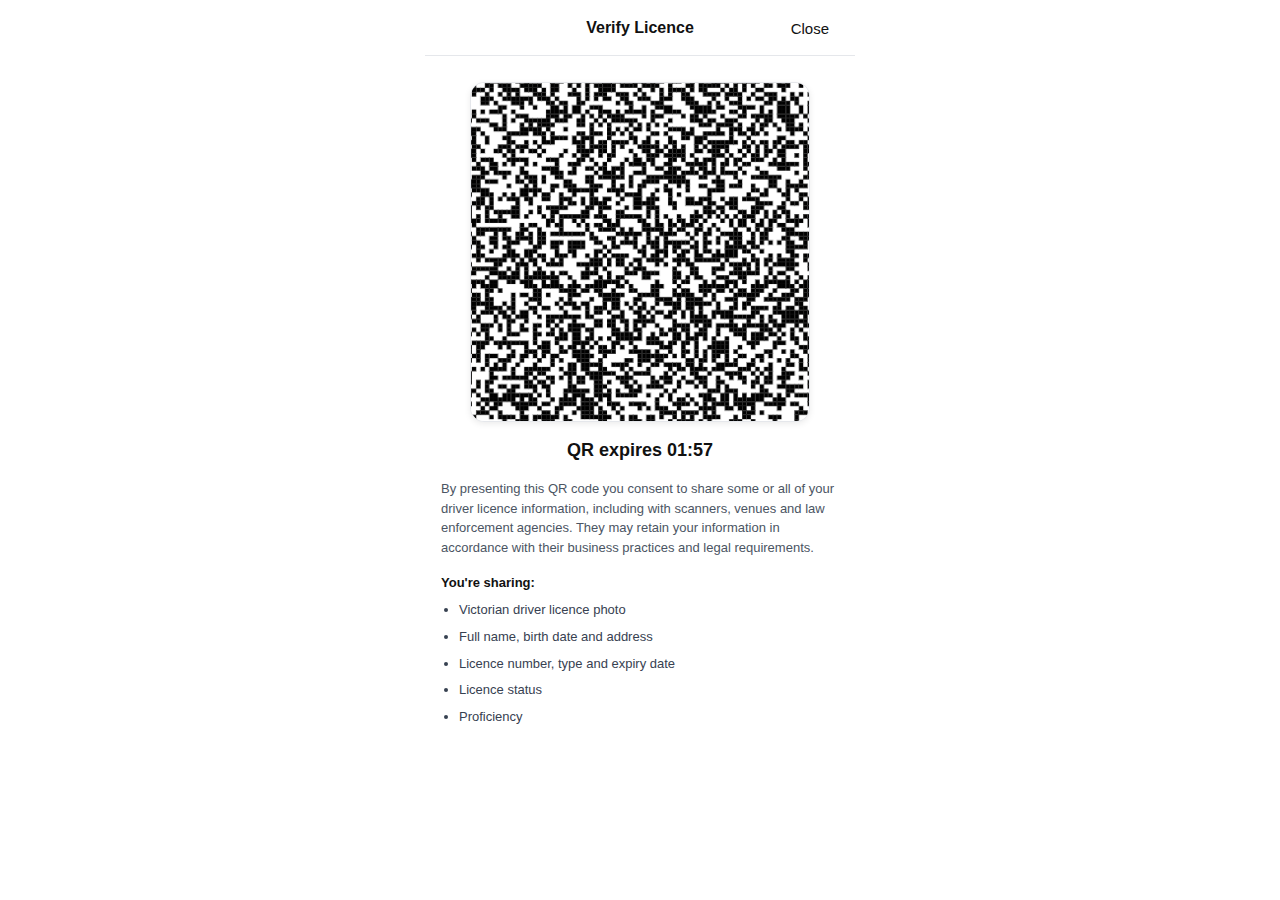
<file: New fakey/qr.html>
<!DOCTYPE html>
<html lang="en">
<head>
  <meta charset="UTF-8" />
  <meta name="viewport" content="width=device-width, initial-scale=1, viewport-fit=cover" />
  <title>Verify Licence</title>

  <style>
    *{box-sizing:border-box;margin:0;padding:0;font-family:-apple-system,BlinkMacSystemFont,"Segoe UI",Roboto,Helvetica,Arial,sans-serif}
    body{background:#fff;color:#111}

    .app{max-width:430px;margin:0 auto;min-height:100vh;min-height:100dvh;background:#fff}

    /* top bar */
    .top{
      height:56px;
      display:flex;
      align-items:center;
      justify-content:center;
      border-bottom:1px solid #e5e7eb;
      position:relative;
      padding:0 16px;
      background:#fff;
    }
    .top .title{font-size:16px;font-weight:600}
    .close{
      position:absolute;
      right:16px;
      top:50%;
      transform:translateY(-50%);
      text-decoration:none;
      color:#111;
      font-size:15px;
      font-weight:500;
      padding:6px 10px;
      border-radius:10px;
    }
    .close:active{background:rgba(0,0,0,0.06)}

    /* content */
    .content{padding:18px 16px 28px}

    .qr-wrap{
      display:flex;
      justify-content:center;
      margin:8px 0 18px;
    }
    .qr{
      width:min(340px, 92%);
      aspect-ratio: 1 / 1;
      background:#fff;
      border:1px solid #e5e7eb;
      border-radius:14px;
      overflow:hidden;
      box-shadow:0 2px 6px rgba(0,0,0,0.08);
      display:flex;
      align-items:center;
      justify-content:center;
    }
    .qr img{
      width:100%;
      height:100%;
      object-fit:cover;
      display:block;
    }

    .expires{
      text-align:center;
      font-size:18px;
      font-weight:800;
      margin:8px 0 18px;
    }
    .expires span{
      font-weight:800;
    }

    .desc{
      color:#4b5563;
      font-size:13px;
      line-height:1.5;
      margin-bottom:18px;
    }

    .sharing-title{
      font-size:13px;
      font-weight:800;
      margin:10px 0 10px;
    }

    ul{
      padding-left:18px;
      color:#374151;
      font-size:13px;
      line-height:1.6;
    }
    li{margin:6px 0}
  </style>
</head>

<body>
  <div class="app">
    <header class="top">
      <div class="title">Verify Licence</div>
      <!-- change href back to whatever page has the Reveal button -->
      <a class="close" href="#" id="closeBtn">Close</a>

    </header>

    <div class="content">
      <div class="qr-wrap">
        <div class="qr">
          <!-- Replace with your QR image file -->
          <img src="qr.png" alt="QR Code">
        </div>
      </div>

      <div class="expires">
        QR expires <span id="timer">01:57</span>
      </div>

      <div class="desc">
        By presenting this QR code you consent to share some or all of your driver licence information,
        including with scanners, venues and law enforcement agencies. They may retain your information
        in accordance with their business practices and legal requirements.
      </div>

      <div class="sharing-title">You're sharing:</div>
      <ul>
        <li>Victorian driver licence photo</li>
        <li>Full name, birth date and address</li>
        <li>Licence number, type and expiry date</li>
        <li>Licence status</li>
        <li>Proficiency</li>
      </ul>
    </div>
  </div>

  <script>
    // simple countdown (starts at 1:57)
    let seconds = 1 * 60 + 57;
    const el = document.getElementById("timer");

    function render() {
      const m = String(Math.floor(seconds / 60)).padStart(2, "0");
      const s = String(seconds % 60).padStart(2, "0");
      el.textContent = `${m}:${s}`;
    }

    render();
    setInterval(() => {
      if (seconds > 0) seconds--;
      render();
    }, 1000);
  const params = new URLSearchParams(window.location.search);
  const from = params.get("from");

  const closeBtn = document.getElementById("closeBtn");

  if (from === "permit") {
    closeBtn.href = "index.html";
  } else if (from === "identity") {
    closeBtn.href = "identity.html";
  } else if (from === "age") {
    closeBtn.href = "age.html";
  } else {
    // fallback
    closeBtn.href = "index.html";
  }
  
  </script>
</body>
</html>
</file>
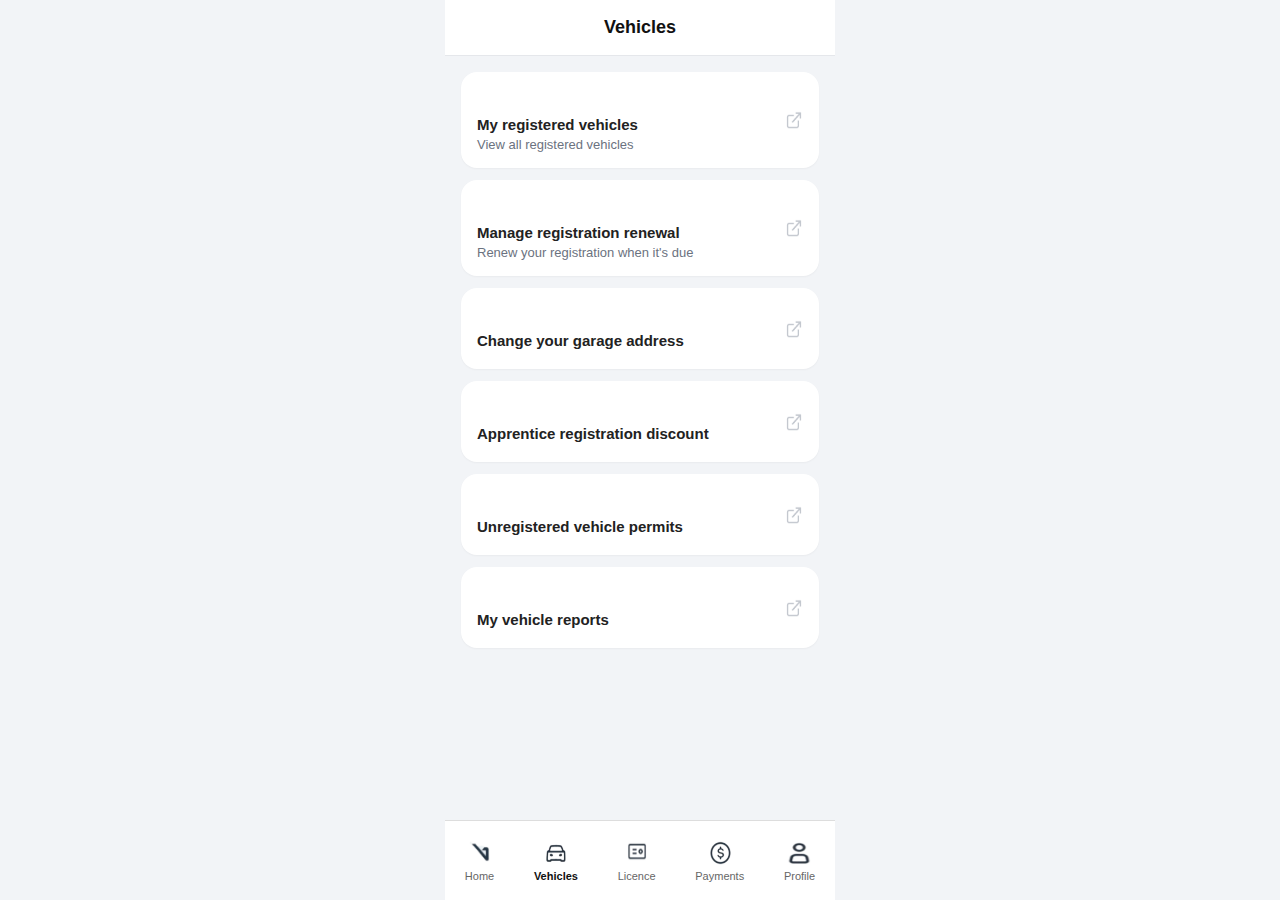
<file: New fakey/vehicles-menu.html>
<!DOCTYPE html>
<html lang="en">
<head>
  <meta charset="UTF-8" />
  <meta name="viewport" content="width=device-width, initial-scale=1, viewport-fit=cover" />
  <title>Vehicles</title>

  <link rel="stylesheet" href="styles.css" />
  
  <style>
    * {
      box-sizing: border-box;
      margin: 0;
      padding: 0;
      font-family: -apple-system, BlinkMacSystemFont, "Segoe UI", Roboto, Helvetica, Arial, sans-serif;
    }

    body {
      background: #f2f4f7;
      color: #111;
    }

    .app {
      width: 390px;
      height: 100vh;
      margin: 0 auto;
      background: #f2f4f7;
      position: relative;
      overflow: hidden;
    }

    /* HEADER */
    .top-header {
      height: 56px;
      display: flex;
      align-items: center;
      justify-content: center;
      position: relative;
      background: #fff;
      border-bottom: 1px solid #e5e7eb;
    }

    .top-header .title {
      font-size: 18px;
      font-weight: 600;
    }

    /* LIST */
    .list {
      padding: 16px;
    }

    .list-item {
      background: #fff;
      border-radius: 16px;
      padding: 16px;
      margin-bottom: 12px;
      display: flex;
      justify-content: space-between;
      align-items: center;
      text-decoration: none;
      color: inherit;
      box-shadow: 0 1px 2px rgba(0,0,0,0.04);
    }

    .list-text h3 {
      font-size: 15px;
      font-weight: 600;
      margin-bottom: 4px;
    }

    .list-text p {
      font-size: 13px;
      color: #6b7280;
    }

    .external {
      width: 18px;
      height: 18px;
      opacity: 0.6;
    }

    .list-item:active {
      background: #f9fafb;
    }

    /* BOTTOM NAV (same as home) */
    .nav {
      position: absolute;
      bottom: 0;
      width: 100%;
      height: 80px;
      background: #fff;
      border-top: 1px solid #ddd;
      display: flex;
      justify-content: space-around;
      align-items: center;
    }

    .nav a {
      text-decoration: none;
      color: #666;
      font-size: 11px;
      text-align: center;
    }

    .nav a.active {
      color: #111;
      font-weight: 600;
    }

    .nav-icon {
      width: 26px;
      height: 26px;
      display: block;
      margin: 0 auto 4px;
    }
  </style>
</head>

<body>
  <div class="app">

    <header class="top-header">
      <div class="title">Vehicles</div>
    </header>

    <div class="list">

      <a href="vehicles.html" class="list-item">
        <div class="list-text">
          <h3>My registered vehicles</h3>
          <p>View all registered vehicles</p>
        </div>
        <img src="tic.png" class="external">
      </a>

      <a href="#" class="list-item">
        <div class="list-text">
          <h3>Manage registration renewal</h3>
          <p>Renew your registration when it's due</p>
        </div>
        <img src="tic.png" class="external">
      </a>

      <a href="#" class="list-item">
        <div class="list-text">
          <h3>Change your garage address</h3>
        </div>
        <img src="tic.png" class="external">
      </a>

      <a href="#" class="list-item">
        <div class="list-text">
          <h3>Apprentice registration discount</h3>
        </div>
        <img src="tic.png" class="external">
      </a>

      <a href="#" class="list-item">
        <div class="list-text">
          <h3>Unregistered vehicle permits</h3>
        </div>
        <img src="tic.png" class="external">
      </a>

      <a href="#" class="list-item">
        <div class="list-text">
          <h3>My vehicle reports</h3>
        </div>
        <img src="tic.png" class="external">
      </a>

    </div>

    <!-- bottom nav -->
    <nav class="nav">
      <a href="home.html">
        <img src="home logo.png" class="nav-icon">
        Home
      </a>

      <a href="vehicles-menu.html" class="active">
        <img src="car logo.png" class="nav-icon">
        Vehicles
      </a>

      <a href="index.html">
        <img src="License logo.png" class="nav-icon">
        Licence
      </a>

      <a href="payment.html">
        <img src="payment logo.png" class="nav-icon">
        Payments
      </a>

      <a href="profile.html">
        <img src="profile logo.png" class="nav-icon">
        Profile
      </a>
    </nav>

  </div>
</body>
</html>
</file>
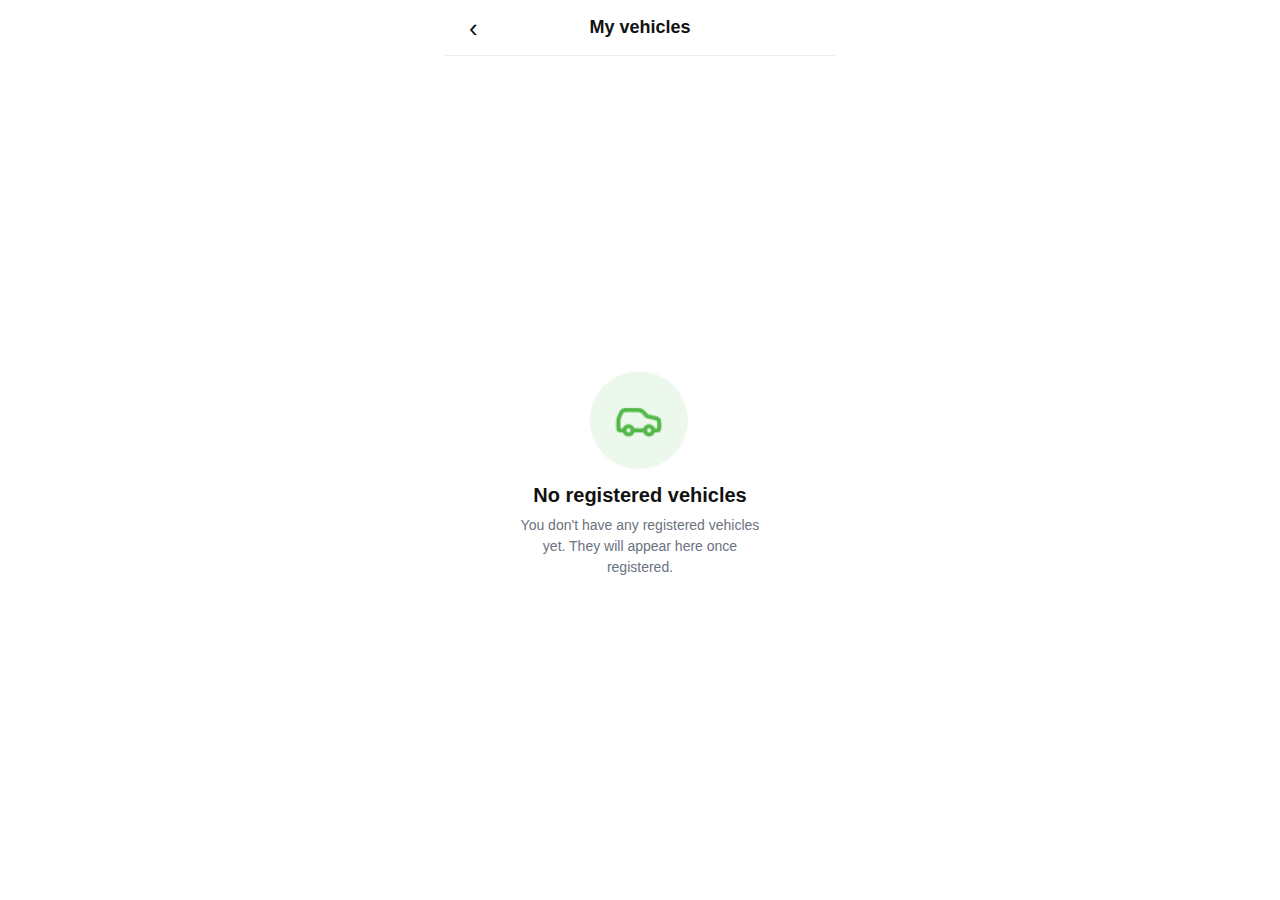
<file: New fakey/vehicles.html>
<!DOCTYPE html>
<html lang="en">
<head>
  <meta charset="UTF-8" />
  <meta name="viewport" content="width=device-width, initial-scale=1, viewport-fit=cover" />
  <title>My vehicles</title>

  <style>
    * {
      box-sizing: border-box;
      margin: 0;
      padding: 0;
      font-family: -apple-system, BlinkMacSystemFont, "Segoe UI", Roboto, Helvetica, Arial, sans-serif;
    }

    body {
      background: #ffffff;
      color: #111;
    }

    /* phone container */
    .app {
      width: 390px;
      height: 100vh;
      margin: 0 auto;
      background: #fff;
      position: relative;
      overflow: hidden;
    }

    /* header */
    .top-header {
      height: 56px;
      display: flex;
      align-items: center;
      justify-content: center;
      position: relative;
      border-bottom: 1px solid #eee;
      padding: 0 16px;
    }

    .top-header .title {
      font-size: 18px;
      font-weight: 600;
    }

    .top-header .back {
      position: absolute;
      left: 16px;
      text-decoration: none;
      color: #111;
      font-size: 26px;
      line-height: 1;
      padding: 6px 8px;
      border-radius: 10px;
    }

    .top-header .back:active {
      background: rgba(0,0,0,0.06);
    }

    /* empty state */
    .empty {
      height: calc(100vh - 56px);
      display: flex;
      flex-direction: column;
      align-items: center;
      justify-content: center;
      padding: 0 24px;
      text-align: center;
    }

    .icon-circle {
      width: 88px;
      height: 88px;
      border-radius: 50%;
      background: #eaf7ea;
      display: flex;
      align-items: center;
      justify-content: center;
      margin-bottom: 18px;
    }

    .icon-circle img {
      width: 120px;
      height: 120px;
      object-fit: contain;
    }

    .empty h2 {
      font-size: 20px;
      font-weight: 700;
      margin-bottom: 8px;
    }

    .empty p {
      font-size: 14px;
      line-height: 1.5;
      color: #6b7280;
      max-width: 260px;
    }
    .icon-circle {
  background: transparent;   /* removes green circle */
}

  </style>
</head>

<body>
  <div class="app">

    <header class="top-header">
      <a href="home.html" class="back">‹</a>
      <div class="title">My vehicles</div>
    </header>

    <div class="empty">
      <div class="icon-circle">
        <!-- replace car.png with your car icon -->
        <img src="cas.png" alt="Vehicle icon">
      </div>

      <h2>No registered vehicles</h2>
      <p>
        You don't have any registered vehicles yet.
        They will appear here once registered.
      </p>
    </div>

  </div>
</body>
</html>
</file>
<file: New fakey/styles.css>
/* GLOBAL STYLES */
* {
  box-sizing: border-box;
  font-family: -apple-system, BlinkMacSystemFont, "Segoe UI", Roboto, Helvetica, Arial, sans-serif;
}

body {
  margin: 0;
  background: #ffffff;
  color: #111;
}

.back {
  text-decoration: none;   /* removes underline */
  color: #111;             /* or whatever color you want */
  font-size: 24px;         /* makes the arrow bigger */
  font-weight: bold;
  display: inline-block;
  padding: 4px 8px;
}

.back:active,
.back:visited,
.back:hover {
  color: #111;             /* keeps color consistent on click, hover, visited */
  text-decoration: none;
}


.app {
  max-width: 430px;
  margin: 0 auto;
  background: #fff;

  /* 🔑 FIXES Fullmode / iOS webview cropping */
  min-height: 100vh;
  min-height: 100dvh;

  padding-top: env(safe-area-inset-top);
  padding-bottom: env(safe-area-inset-bottom);
}

/* HEADER */
.top-header {
  display: flex;
  align-items: center;
  justify-content: center; /* center all children */
  position: relative;      /* needed for back button absolute positioning */
  height: 56px;
  padding: 0 16px;
  border-bottom: 1px solid #eee;
  padding-top: env(safe-area-inset-top);
  height: calc(56px + env(safe-area-inset-top));
}

.top-header .title {
  font-weight: 600;
  font-size: 18px;
}

.top-header .back {
  position: absolute;      /* place back button independently on the left */
  left: 16px;
  font-size: 28px;
}


/* REFRESH */
.refresh {
  text-align: center;
  font-size: 13px;
  color: #8b8b8b;
  padding: 10px 0;
}

/* LICENCE BAR */
.licence-bar {
  display: flex;
  justify-content: space-between; /* text left, logo right */
  align-items: center;            /* vertical center */
  padding: 16px;
  background: #d32f2f;
  color: white;
}

.licence-text {
  display: flex;
  flex-direction: column;         /* stack title + subtitle */
  justify-content: center;        /* vertical center in flex */
}

.licence-title {
  font-weight: 700;
  font-size: 14px;
}

.licence-sub {
  font-size: 12px;
  margin-top: 2px; /* slight spacing between lines */
}

.logo img {
  height: 22px;                /* perfectly matches text height */
  width: auto;
  object-fit: contain;
  filter: brightness(0) invert(1); /* makes it white */
}

/* IMAGE SECTION */
.image-section {
  width: 100%;
}

.image-section img {
  width: 100%;
  display: block;
}

/* TABS */
.segmented {
  display: flex;          /* 👈 change from inline-flex */
  width: fit-content;     /* keeps pill tight */
  margin: 16px auto 0;    /* centers */
  background: #ffffff;
  border-radius: 999px;
  border: 1px solid #e5e7eb;
}

.licence-link {
  text-decoration: none;
  color: inherit;
  display: block;
}

.segmented button {
      border: none;
      background: transparent;
      padding: 5px 48px;
      border-radius: 999px;
      font-size: 14px;
      font-weight: 600;
      cursor: pointer;
      color: #1f2937;
      transition: all 0.2s ease;
    }

    .segmented button.active {
      background: #1f3b63;
      color: white;
    }


/* DETAILS */
.details {
  padding: 0 16px 24px;
}

.details h2 {
  margin-bottom: 16px;
  margin-top: 30px;
}

.row{
  display:flex;
  justify-content:flex-start; /* don't push to far right */
  gap: 62px;                  /* controls how "middle" the right column is */
  margin-bottom: 24px;
}

.row > div{
  width: 150px;               /* makes both columns consistent */
}


.row span {
  font-size: 12px;
  color: #8b8b8b;
}

.row strong {
  display: block;
  margin-top: 4px;
}

.badge {
  display: inline-flex;             /* inline-block + flex centering */
  align-items: center;              /* vertically center image */
  justify-content: center;          /* horizontally center image */
  background-color: #DE3424;        /* same red as Tailwind example */
  padding: 2px 6px;                 /* approximate px-1.5 py-0.5 in Tailwind */
  font-size: 0.75rem;               /* text-xs equivalent, fallback if image missing */
  font-weight: 700;                  /* bold, for fallback text */
  line-height: 1;                    /* centers content vertically */
}

.badge-image {
  height: 0.75rem;                  /* matches text-xs (12px) */
  width: auto;                       /* preserve aspect ratio */
  display: block;
}



h3 {
  margin-top: 28px;
  margin-bottom: 12px;
  font-size: 15px;
  font-weight: 600;
  color: #222;
}

.single {
  margin-bottom: 24px;
}

.single span {
  font-size: 12px;
  color: #8b8b8b;
}

.single strong {
  display: block;
  margin-top: 4px;
}

.muted {
  color: #8b8b8b;
}

.pill {
  background: #e5e7eb;
  color: #333;
  font-size: 11px;
  padding: 2px 8px;
  border-radius: 999px;
  margin-left: 6px;
}

.barcode {
  margin-top: 8px;
  height: 48px;
  background: repeating-linear-gradient(
    90deg,
    #000,
    #000 2px,
    #fff 2px,
    #fff 4px
  );
  border-radius: 4px;
}

.divider {
  height: 1px;
  background: #d1d5db;
  margin: 12px 0 16px;
  border-radius: 1px;
}

/* GRID-2 STACKED */
.grid-2 {
  display: grid;
  grid-template-columns: 1fr; /* single column */
  gap: 16px;                  /* vertical spacing */
}

.cell span {
  font-size: 12px;
  color: #8b8b8b;
}

.cell strong {
  display: block;
  margin-top: 4px;
}

.section-banner {
  position: relative;
  margin: 24px -16px 12px;       /* negative horizontal margin to stretch full width of container */
  background-color: #E8EAF0;   /* light gray-blue background */
  padding: 8px 16px;           /* vertical and horizontal padding */
  border-radius: 4px;          /* optional: slightly rounded corners */
}

.section-banner h3 {
  margin: 0;                   /* remove default margin */
  font-size: 0.875rem;         /* text-sm in Tailwind (14px) */
  font-weight: 600;             /* semibold */
  color: #5B6B7C;              /* muted dark gray-blue text */
}
.signature-image {
  width: auto;           /* do not stretch full width */
  max-width: 200px;      /* adjust to desired width */
  height: auto;          /* maintain aspect ratio */
  display: block;
  margin-top: 4px;       /* spacing below the label */
  object-fit: contain;   /* keeps proportions */
}

.car-permit {
  font-weight: 600;              /* semibold */
  color: #111;                   /* dark text (similar to text-gray-900) */
  display: flex;                 /* flex container to align text + badge */
  align-items: center;           /* vertically center badge with text */
  gap: 4px;                      /* space between text and badge */
  margin: 0;                     /* remove default margin if needed */
}

.permit-badge {
  display: inline-flex;          /* center contents inside badge */
  align-items: center;
  justify-content: center;
  padding: 2px 1px;              /* px-1.5 py-0.5 equivalent */          /* slightly rounded corners */
}

.permit-icon {
  width: 24px;                   /* roughly text-xs size */
  height: 24px;
  object-fit: contain;           /* maintain image proportions */
  display: block;
}

.status-tick {
  width: 24px;            /* adjust to match text height */
  height: 24px;
  object-fit: contain;
  display: inline-block;
  vertical-align: middle; /* aligns tick with text baseline */
  margin-right: 4px;      /* space between tick and "Current" */
}

.proficiency-logo {
  width: 24px;             /* match text height */
  height: 24px;            
  object-fit: contain;     
  display: inline-block;    
  vertical-align: middle;  /* aligns image with text baseline */
  margin-right: 4px;       /* spacing between logo and text */
}

.barcode-logo {
    width: 400px;
    margin-top: 10px;
    align-items: center;
}

.card-number-wrapper {
  display: flex;
  align-items: center;
  justify-content: space-between;
  margin-top: 4px;
}

.eye-btn {
  background: none;
  border: none;
  padding: 4px;
  cursor: pointer;
}

.eye-icon {
  width: 22px;
  height: 22px;
  object-fit: contain;
  opacity: 0.8;
}

.eye-btn:active .eye-icon {
  opacity: 0.5;
}

.content,
.details {
  padding-bottom: calc(96px + env(safe-area-inset-bottom));
}

.qr-wrap{
  position: relative;
}

.qr-hotspot{
  position: absolute;

  /* 👇 move these until it sits on top of the screenshot button */
  left: 59%;
  top: 66%;
  width: 32%;
  height: 14%;

  background: transparent; /* invisible */
  border: none;
  cursor: pointer;

  /* stops blue highlight on mobile */
  -webkit-tap-highlight-color: transparent;

  /* hide text (but keeps accessibility) */
  color: transparent;
}
</file>
